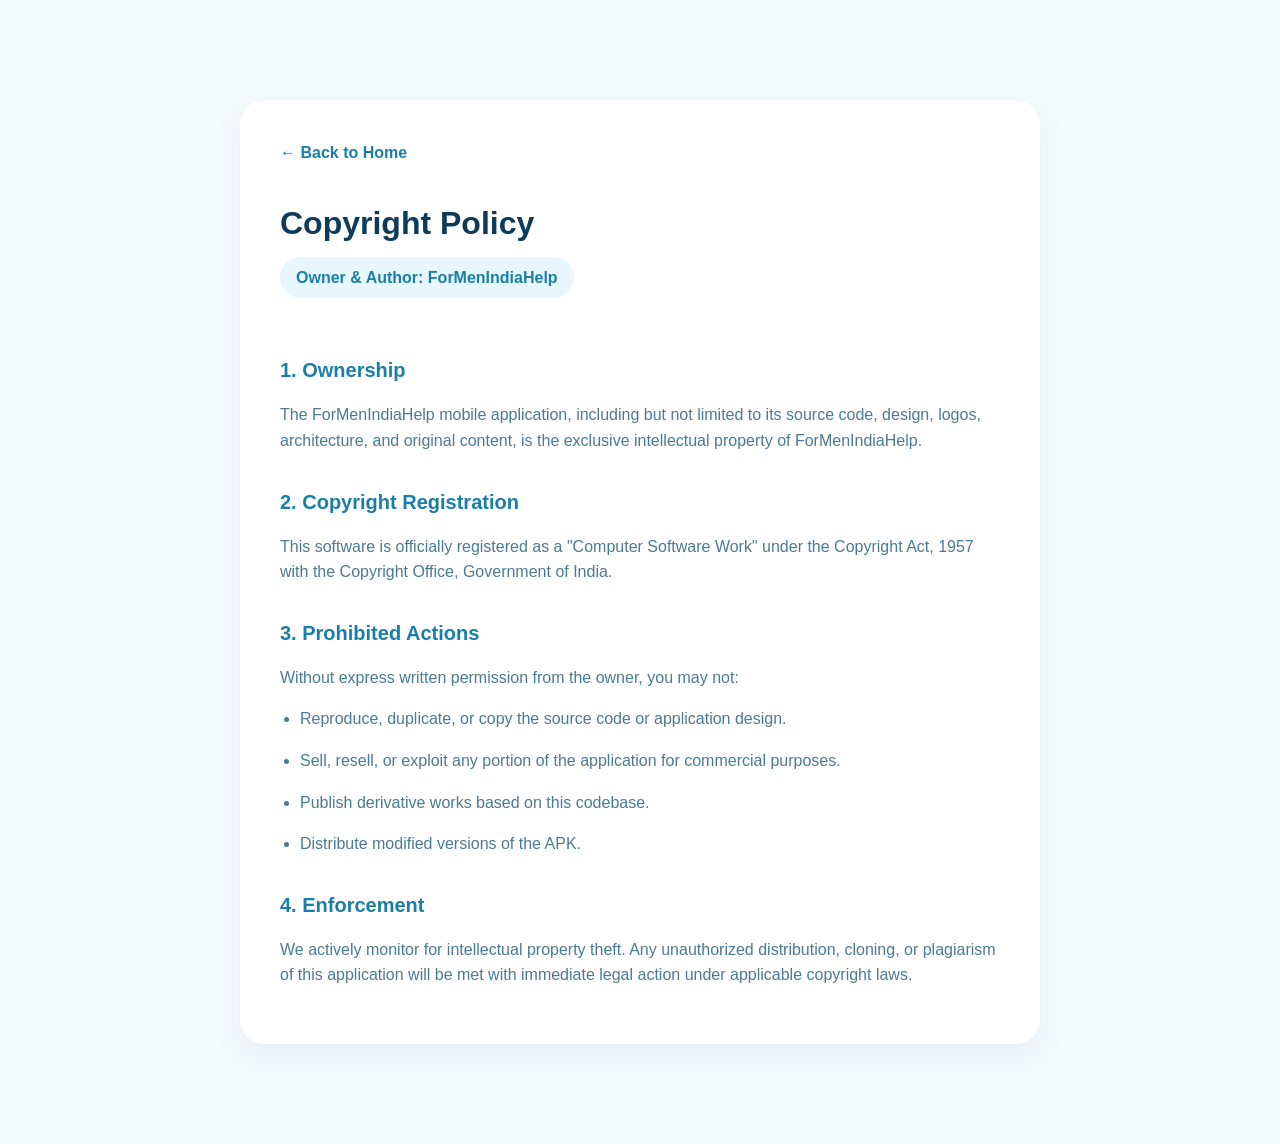
<file: copyright.html>
<!DOCTYPE html>
<html lang="en">
<head>
    <meta charset="UTF-8">
    <meta http-equiv="Content-Security-Policy" content="default-src 'self' https:; script-src 'self' 'unsafe-inline' https://unpkg.com https://fonts.googleapis.com; style-src 'self' 'unsafe-inline' https://fonts.googleapis.com; font-src 'self' https://fonts.gstatic.com https://unpkg.com; img-src 'self' data: https:; object-src 'none'; base-uri 'self'; form-action 'self'; upgrade-insecure-requests;">
    <meta http-equiv="X-Content-Type-Options" content="nosniff">
    <meta http-equiv="X-Frame-Options" content="DENY">
    <meta name="referrer" content="strict-origin-when-cross-origin">
    <meta http-equiv="Permissions-Policy" content="geolocation=(), microphone=(), camera=(), payment=(), usb=()">
    <meta http-equiv="Strict-Transport-Security" content="max-age=31536000; includeSubDomains; preload">
    <meta name="viewport" content="width=device-width, initial-scale=1.0">
    <title>Copyright Policy - ForMenIndiaHelp</title>
    <link href="https://fonts.googleapis.com/css2?family=Inter:wght@400;600;700&display=swap" rel="stylesheet">
    <link rel="stylesheet" href="styles.css">
    <style>
        .legal-content { max-width: 800px; margin: 100px auto; padding: 40px; background: white; border-radius: 24px; box-shadow: 0 12px 32px rgba(13, 59, 92, 0.05); }
        .legal-content h1 { color: var(--navy); margin-bottom: 8px; }
        .legal-content h2 { color: var(--teal); margin-top: 32px; margin-bottom: 16px; font-size: 20px; }
        .legal-content p, .legal-content li { margin-bottom: 16px; color: var(--text-secondary); }
        .legal-content ul { padding-left: 20px; margin-bottom: 24px; }
        .back-link { display: inline-block; margin-bottom: 32px; color: var(--teal); text-decoration: none; font-weight: 600; }
        .back-link:hover { text-decoration: underline; }
        .owner-badge { background: #e8f6fd; color: var(--teal); padding: 8px 16px; border-radius: 100px; display: inline-block; font-weight: 600; margin-bottom: 24px; }
    </style>
</head>
<body>
    <div class="container">
        <div class="legal-content">
            <a href="index.html" class="back-link">← Back to Home</a>
            <h1>Copyright Policy</h1>
            <div class="owner-badge">Owner & Author: ForMenIndiaHelp</div>

            <h2>1. Ownership</h2>
            <p>The ForMenIndiaHelp mobile application, including but not limited to its source code, design, logos, architecture, and original content, is the exclusive intellectual property of ForMenIndiaHelp.</p>

            <h2>2. Copyright Registration</h2>
            <p>This software is officially registered as a "Computer Software Work" under the Copyright Act, 1957 with the Copyright Office, Government of India.</p>

            <h2>3. Prohibited Actions</h2>
            <p>Without express written permission from the owner, you may not:</p>
            <ul>
                <li>Reproduce, duplicate, or copy the source code or application design.</li>
                <li>Sell, resell, or exploit any portion of the application for commercial purposes.</li>
                <li>Publish derivative works based on this codebase.</li>
                <li>Distribute modified versions of the APK.</li>
            </ul>

            <h2>4. Enforcement</h2>
            <p>We actively monitor for intellectual property theft. Any unauthorized distribution, cloning, or plagiarism of this application will be met with immediate legal action under applicable copyright laws.</p>
        </div>
    </div>
</body>
</html>
</file>
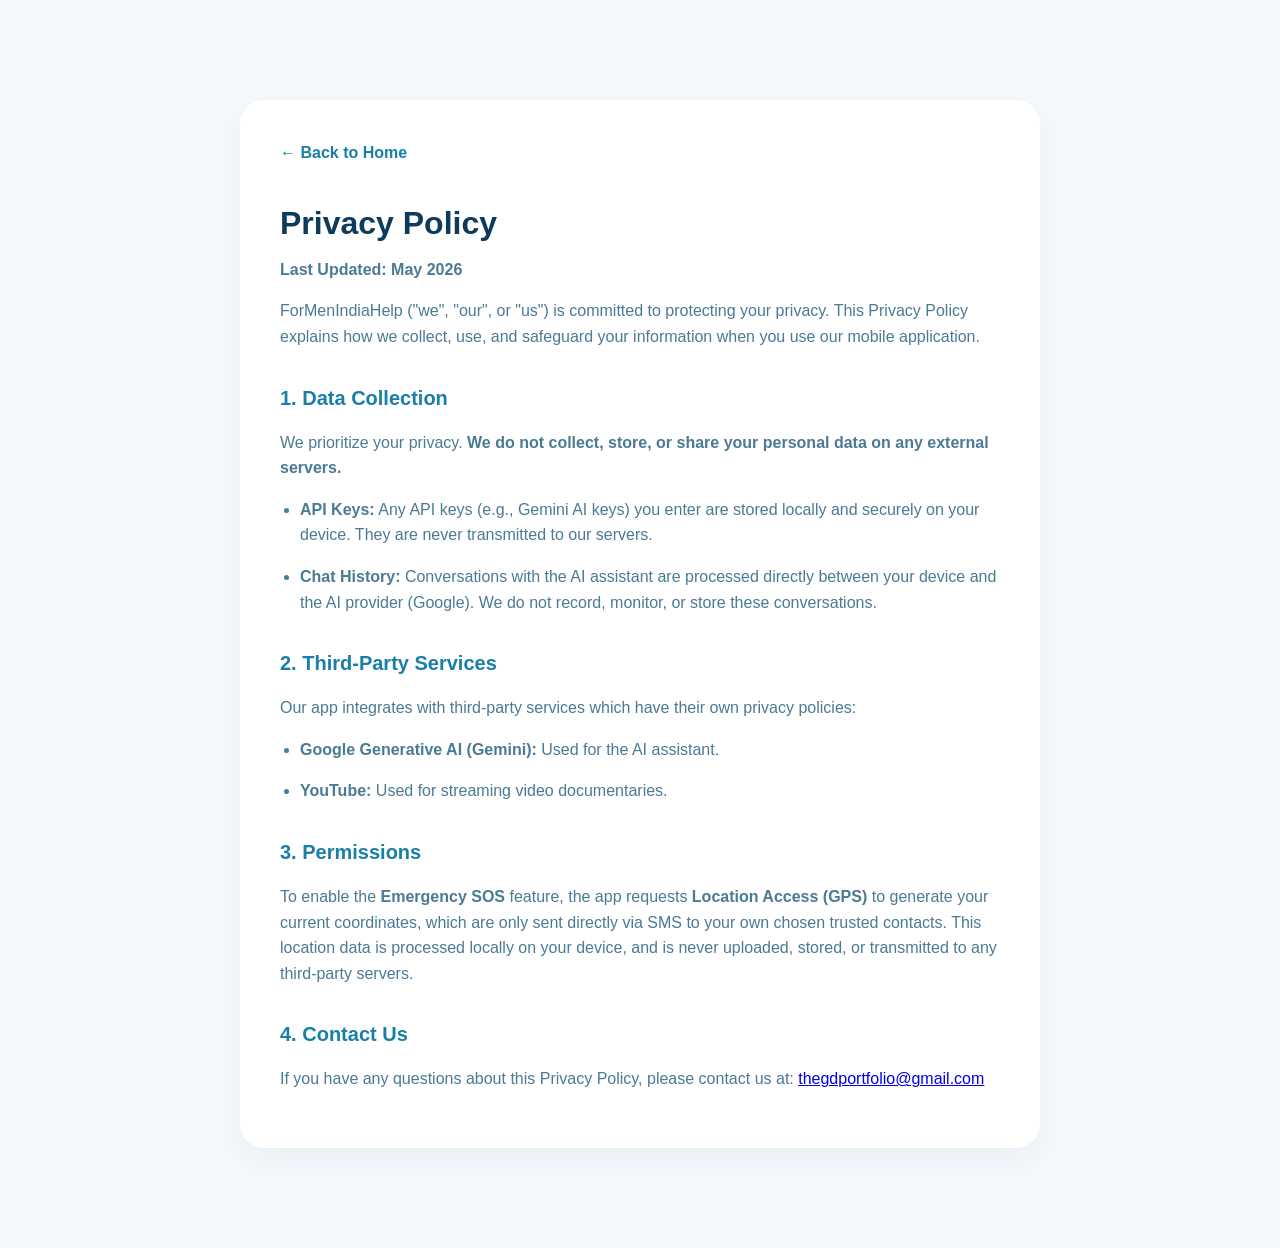
<file: privacy.html>
<!DOCTYPE html>
<html lang="en">
<head>
    <meta charset="UTF-8">
    <meta http-equiv="Content-Security-Policy" content="default-src 'self' https:; script-src 'self' 'unsafe-inline' https://unpkg.com https://fonts.googleapis.com; style-src 'self' 'unsafe-inline' https://fonts.googleapis.com; font-src 'self' https://fonts.gstatic.com https://unpkg.com; img-src 'self' data: https:; object-src 'none'; base-uri 'self'; form-action 'self'; upgrade-insecure-requests;">
    <meta http-equiv="X-Content-Type-Options" content="nosniff">
    <meta http-equiv="X-Frame-Options" content="DENY">
    <meta name="referrer" content="strict-origin-when-cross-origin">
    <meta http-equiv="Permissions-Policy" content="geolocation=(), microphone=(), camera=(), payment=(), usb=()">
    <meta http-equiv="Strict-Transport-Security" content="max-age=31536000; includeSubDomains; preload">
    <meta name="viewport" content="width=device-width, initial-scale=1.0">
    <title>Privacy Policy - ForMenIndiaHelp</title>
    <link href="https://fonts.googleapis.com/css2?family=Inter:wght@400;600;700&display=swap" rel="stylesheet">
    <link rel="stylesheet" href="styles.css">
    <style>
        .legal-content { max-width: 800px; margin: 100px auto; padding: 40px; background: white; border-radius: 24px; box-shadow: 0 12px 32px rgba(13, 59, 92, 0.05); }
        .legal-content h1 { color: var(--navy); margin-bottom: 8px; }
        .legal-content h2 { color: var(--teal); margin-top: 32px; margin-bottom: 16px; font-size: 20px; }
        .legal-content p, .legal-content li { margin-bottom: 16px; color: var(--text-secondary); }
        .legal-content ul { padding-left: 20px; margin-bottom: 24px; }
        .back-link { display: inline-block; margin-bottom: 32px; color: var(--teal); text-decoration: none; font-weight: 600; }
        .back-link:hover { text-decoration: underline; }
    </style>
</head>
<body>
    <div class="container">
        <div class="legal-content">
            <a href="index.html" class="back-link">← Back to Home</a>
            <h1>Privacy Policy</h1>
            <p><strong>Last Updated: May 2026</strong></p>

            <p>ForMenIndiaHelp ("we", "our", or "us") is committed to protecting your privacy. This Privacy Policy explains how we collect, use, and safeguard your information when you use our mobile application.</p>

            <h2>1. Data Collection</h2>
            <p>We prioritize your privacy. <strong>We do not collect, store, or share your personal data on any external servers.</strong></p>
            <ul>
                <li><strong>API Keys:</strong> Any API keys (e.g., Gemini AI keys) you enter are stored locally and securely on your device. They are never transmitted to our servers.</li>
                <li><strong>Chat History:</strong> Conversations with the AI assistant are processed directly between your device and the AI provider (Google). We do not record, monitor, or store these conversations.</li>
            </ul>

            <h2>2. Third-Party Services</h2>
            <p>Our app integrates with third-party services which have their own privacy policies:</p>
            <ul>
                <li><strong>Google Generative AI (Gemini):</strong> Used for the AI assistant.</li>
                <li><strong>YouTube:</strong> Used for streaming video documentaries.</li>
            </ul>

            <h2>3. Permissions</h2>
            <p>To enable the <strong>Emergency SOS</strong> feature, the app requests <strong>Location Access (GPS)</strong> to generate your current coordinates, which are only sent directly via SMS to your own chosen trusted contacts. This location data is processed locally on your device, and is never uploaded, stored, or transmitted to any third-party servers.</p>

            <h2>4. Contact Us</h2>
            <p>If you have any questions about this Privacy Policy, please contact us at: <a href="mailto:thegdportfolio@gmail.com">thegdportfolio@gmail.com</a></p>
        </div>
    </div>
</body>
</html>
</file>
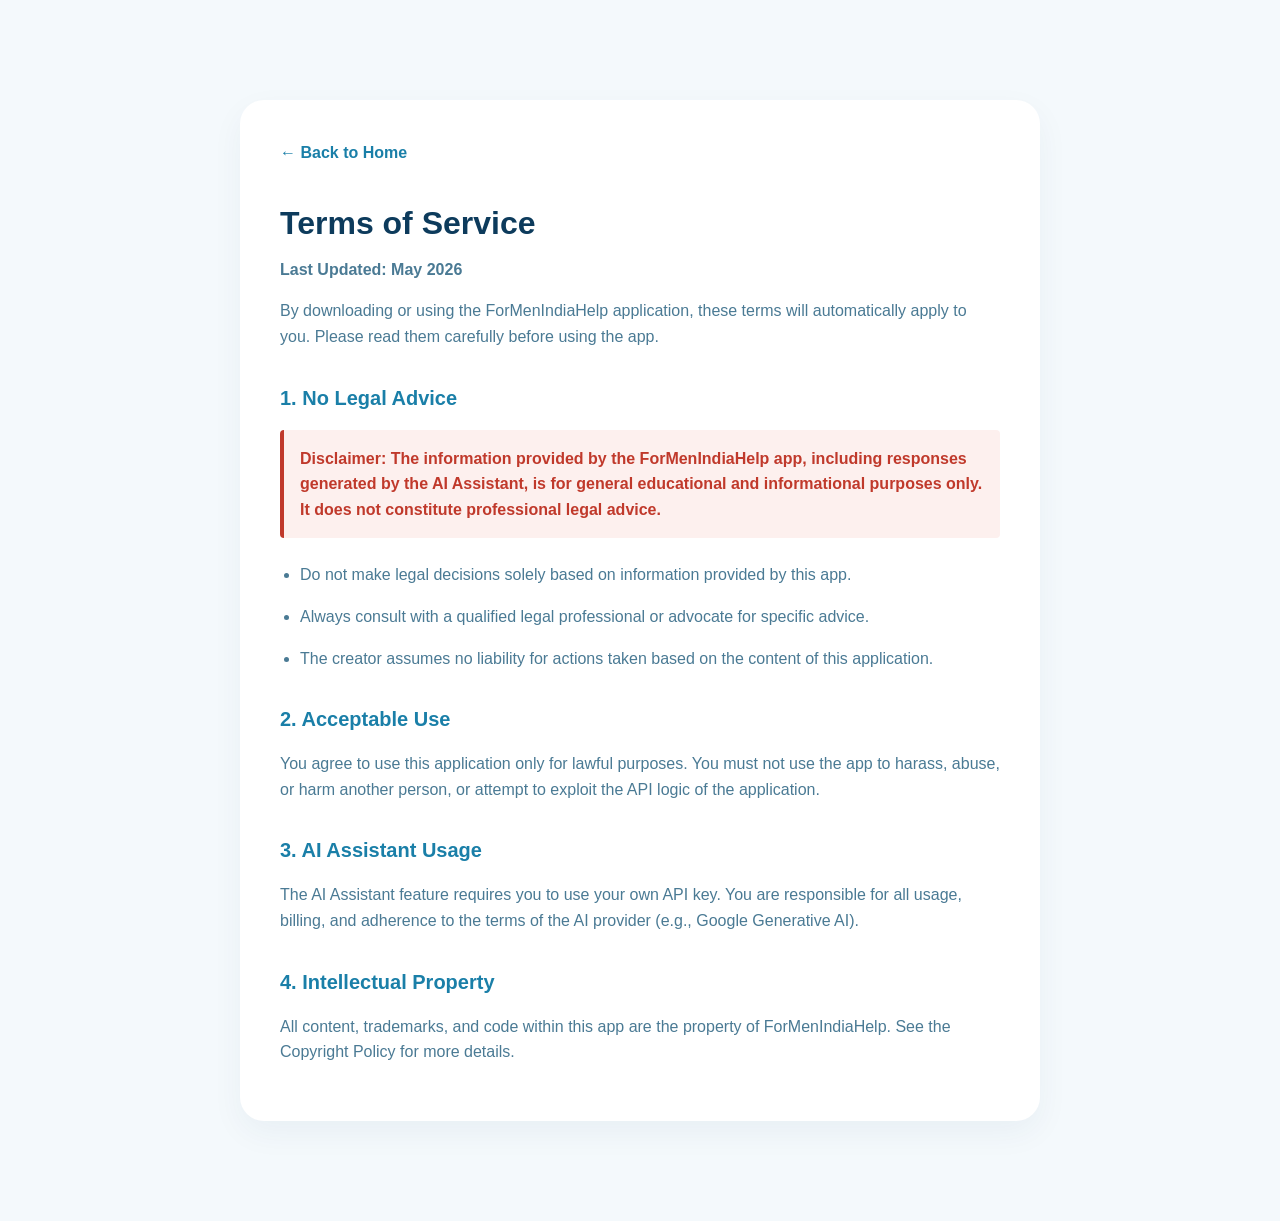
<file: terms.html>
<!DOCTYPE html>
<html lang="en">
<head>
    <meta charset="UTF-8">
    <meta http-equiv="Content-Security-Policy" content="default-src 'self' https:; script-src 'self' 'unsafe-inline' https://unpkg.com https://fonts.googleapis.com; style-src 'self' 'unsafe-inline' https://fonts.googleapis.com; font-src 'self' https://fonts.gstatic.com https://unpkg.com; img-src 'self' data: https:; object-src 'none'; base-uri 'self'; form-action 'self'; upgrade-insecure-requests;">
    <meta http-equiv="X-Content-Type-Options" content="nosniff">
    <meta http-equiv="X-Frame-Options" content="DENY">
    <meta name="referrer" content="strict-origin-when-cross-origin">
    <meta http-equiv="Permissions-Policy" content="geolocation=(), microphone=(), camera=(), payment=(), usb=()">
    <meta http-equiv="Strict-Transport-Security" content="max-age=31536000; includeSubDomains; preload">
    <meta name="viewport" content="width=device-width, initial-scale=1.0">
    <title>Terms of Service - ForMenIndiaHelp</title>
    <link href="https://fonts.googleapis.com/css2?family=Inter:wght@400;600;700&display=swap" rel="stylesheet">
    <link rel="stylesheet" href="styles.css">
    <style>
        .legal-content { max-width: 800px; margin: 100px auto; padding: 40px; background: white; border-radius: 24px; box-shadow: 0 12px 32px rgba(13, 59, 92, 0.05); }
        .legal-content h1 { color: var(--navy); margin-bottom: 8px; }
        .legal-content h2 { color: var(--teal); margin-top: 32px; margin-bottom: 16px; font-size: 20px; }
        .legal-content p, .legal-content li { margin-bottom: 16px; color: var(--text-secondary); }
        .legal-content ul { padding-left: 20px; margin-bottom: 24px; }
        .back-link { display: inline-block; margin-bottom: 32px; color: var(--teal); text-decoration: none; font-weight: 600; }
        .back-link:hover { text-decoration: underline; }
        .alert { background: #fdf0ee; border-left: 4px solid #c0392b; padding: 16px; margin-bottom: 24px; color: #c0392b; font-weight: 600; border-radius: 4px; }
    </style>
</head>
<body>
    <div class="container">
        <div class="legal-content">
            <a href="index.html" class="back-link">← Back to Home</a>
            <h1>Terms of Service</h1>
            <p><strong>Last Updated: May 2026</strong></p>

            <p>By downloading or using the ForMenIndiaHelp application, these terms will automatically apply to you. Please read them carefully before using the app.</p>

            <h2>1. No Legal Advice</h2>
            <div class="alert">
                Disclaimer: The information provided by the ForMenIndiaHelp app, including responses generated by the AI Assistant, is for general educational and informational purposes only. It does not constitute professional legal advice.
            </div>
            <ul>
                <li>Do not make legal decisions solely based on information provided by this app.</li>
                <li>Always consult with a qualified legal professional or advocate for specific advice.</li>
                <li>The creator assumes no liability for actions taken based on the content of this application.</li>
            </ul>

            <h2>2. Acceptable Use</h2>
            <p>You agree to use this application only for lawful purposes. You must not use the app to harass, abuse, or harm another person, or attempt to exploit the API logic of the application.</p>

            <h2>3. AI Assistant Usage</h2>
            <p>The AI Assistant feature requires you to use your own API key. You are responsible for all usage, billing, and adherence to the terms of the AI provider (e.g., Google Generative AI).</p>

            <h2>4. Intellectual Property</h2>
            <p>All content, trademarks, and code within this app are the property of ForMenIndiaHelp. See the Copyright Policy for more details.</p>
        </div>
    </div>
</body>
</html>
</file>
<file: styles.css>
:root {
    /* Brand Colors */
    --navy: #0d3b5c;
    --deep-teal: #0d4f6e;
    --teal: #1a7fa8;
    --cyan: #4fc3e8;
    --light-cyan: #b3e5fc;
    --bg-color: #f4f9fc;
    --text-primary: #0d3b5c;
    --text-secondary: #4a7a94;
    --card-bg: rgba(255, 255, 255, 0.85);
    
    /* Gradients */
    --hero-gradient: linear-gradient(135deg, var(--navy) 0%, var(--teal) 100%);
    --card-gradient: linear-gradient(180deg, #ffffff 0%, #f4f9fc 100%);
}

* {
    margin: 0;
    padding: 0;
    box-sizing: border-box;
}

html, body {
    max-width: 100%;
    overflow-x: hidden;
}

body {
    font-family: 'Inter', sans-serif;
    background-color: var(--bg-color);
    color: var(--text-primary);
    line-height: 1.6;
    overflow-x: hidden;
    position: relative;
}

/* Dynamic Background Shapes */
.bg-shape {
    position: absolute;
    border-radius: 50%;
    filter: blur(80px);
    z-index: -1;
    opacity: 0.5;
}

.shape-1 {
    width: 400px;
    height: 400px;
    background: var(--cyan);
    top: -100px;
    right: -100px;
}

.shape-2 {
    width: 500px;
    height: 500px;
    background: var(--teal);
    top: 40%;
    left: -200px;
}

.shape-3 {
    width: 300px;
    height: 300px;
    background: var(--light-cyan);
    bottom: 10%;
    right: 10%;
}

.container {
    max-width: 1200px;
    margin: 0 auto;
    padding: 0 24px;
}

/* Navbar */
.navbar {
    padding: 24px 0;
    position: relative;
    z-index: 100;
}

.nav-content {
    display: flex;
    justify-content: space-between;
    align-items: center;
}

.logo {
    display: flex;
    align-items: center;
    gap: 10px;
    font-size: 20px;
    font-weight: 700;
    color: var(--navy);
}

.logo ion-icon {
    color: var(--teal);
    font-size: 28px;
}

.desktop-nav {
    display: flex;
    gap: 32px;
    align-items: center;
}

.desktop-nav a {
    text-decoration: none;
    color: var(--text-primary);
    font-weight: 500;
    transition: color 0.2s;
}

.desktop-nav a:hover {
    color: var(--teal);
}

.nav-btn {
    background: var(--teal);
    color: white !important;
    padding: 10px 20px;
    border-radius: 100px;
    font-weight: 600 !important;
    box-shadow: 0 4px 14px rgba(26, 127, 168, 0.3);
    font-size: 14px;
    white-space: nowrap;
}

.nav-btn:hover {
    transform: translateY(-2px);
    box-shadow: 0 6px 20px rgba(26, 127, 168, 0.4);
}

.lang-btn {
    background: rgba(79, 195, 232, 0.12);
    color: var(--teal);
    border: 1.5px solid rgba(26, 127, 168, 0.25);
    padding: 8px 16px;
    border-radius: 100px;
    font-weight: 600;
    font-size: 14px;
    cursor: pointer;
    font-family: 'Inter', sans-serif;
    transition: all 0.2s ease;
    white-space: nowrap;
}

.lang-btn:hover {
    background: var(--teal);
    color: white;
    border-color: var(--teal);
    transform: translateY(-2px);
    box-shadow: 0 4px 12px rgba(26, 127, 168, 0.3);
}

/* Hero Section */
.hero {
    display: flex;
    align-items: center;
    min-height: calc(100vh - 100px);
    padding: 60px 24px;
    gap: 60px;
}

.hero-content {
    flex: 1;
}

.badge {
    display: inline-block;
    padding: 6px 16px;
    background: rgba(79, 195, 232, 0.15);
    color: var(--teal);
    border-radius: 100px;
    font-weight: 600;
    font-size: 14px;
    margin-bottom: 24px;
}

.badge-live {
    background: rgba(13, 150, 104, 0.15);
    color: #0d9668;
    border: 1.5px solid rgba(13, 150, 104, 0.3);
    animation: pulse-live 2s ease-in-out infinite;
}

@keyframes pulse-live {
    0%, 100% { box-shadow: 0 0 0 0 rgba(13, 150, 104, 0.3); }
    50% { box-shadow: 0 0 0 8px rgba(13, 150, 104, 0); }
}

.hero h1 {
    font-size: 56px;
    font-weight: 800;
    line-height: 1.1;
    margin-bottom: 24px;
    letter-spacing: -1.5px;
}

.highlight {
    background: var(--hero-gradient);
    -webkit-background-clip: text;
    -webkit-text-fill-color: transparent;
}

.hero p {
    font-size: 18px;
    color: var(--text-secondary);
    margin-bottom: 40px;
    max-width: 500px;
}

.hero-actions {
    display: flex;
    gap: 16px;
    flex-wrap: wrap;
}

.btn {
    padding: 16px 32px;
    border-radius: 100px;
    font-weight: 600;
    text-decoration: none;
    display: inline-flex;
    align-items: center;
    gap: 8px;
    transition: all 0.3s cubic-bezier(0.4, 0, 0.2, 1);
}

.btn-primary {
    background: var(--hero-gradient);
    color: white;
    box-shadow: 0 8px 24px rgba(26, 127, 168, 0.3);
}

.btn-primary:hover {
    transform: translateY(-4px);
    box-shadow: 0 12px 32px rgba(26, 127, 168, 0.4);
}

.btn-secondary {
    background: white;
    color: var(--navy);
    box-shadow: 0 4px 12px rgba(0, 0, 0, 0.05);
}

.btn-secondary:hover {
    transform: translateY(-4px);
    box-shadow: 0 8px 24px rgba(0, 0, 0, 0.1);
}

.playstore-badge {
    display: inline-flex;
    align-items: center;
    gap: 10px;
    margin-top: 20px;
    padding: 10px 16px;
    background: rgba(13, 59, 92, 0.06);
    border: 1px solid rgba(13, 59, 92, 0.1);
    border-radius: 12px;
    font-size: 13px;
    color: var(--text-secondary);
    font-weight: 500;
}

.playstore-badge ion-icon {
    color: #01875f;
    font-size: 20px;
}

.trust-strip {
    display: flex;
    align-items: center;
    gap: 8px;
    margin-top: 24px;
    font-size: 13px;
    color: var(--text-secondary);
    flex-wrap: wrap;
}

.trust-dot {
    width: 6px;
    height: 6px;
    border-radius: 50%;
    background: #01875f;
    display: inline-block;
    animation: pulse-dot 2s ease-in-out infinite;
}

@keyframes pulse-dot {
    0%, 100% { opacity: 1; transform: scale(1); }
    50% { opacity: 0.5; transform: scale(0.8); }
}

/* Phone Mockup */
.hero-visual {
    flex: 1;
    display: flex;
    justify-content: center;
    perspective: 1000px;
}

.glass-phone {
    width: 320px;
    height: 650px;
    background: rgba(255, 255, 255, 0.6);
    backdrop-filter: blur(20px);
    border: 1px solid rgba(255, 255, 255, 0.8);
    border-radius: 40px;
    padding: 20px;
    box-shadow: 0 24px 64px rgba(13, 59, 92, 0.15), inset 0 0 0 8px #ffffff;
    transform: rotateY(-15deg) rotateX(5deg);
    animation: float 6s ease-in-out infinite;
}

@keyframes float {
    0%, 100% { transform: translateY(0) rotateY(-15deg) rotateX(5deg); }
    50% { transform: translateY(-20px) rotateY(-15deg) rotateX(5deg); }
}

.phone-header {
    display: flex;
    align-items: center;
    gap: 8px;
    font-weight: 700;
    color: var(--navy);
    margin-bottom: 30px;
    margin-top: 20px;
}

.phone-header ion-icon {
    color: var(--teal);
}

.skeleton-line {
    height: 60px;
    background: var(--hero-gradient);
    border-radius: 16px;
    margin-bottom: 24px;
}

.skeleton-card {
    background: white;
    padding: 16px;
    border-radius: 16px;
    margin-bottom: 16px;
    display: flex;
    align-items: center;
    gap: 12px;
    font-weight: 600;
    box-shadow: 0 4px 12px rgba(0, 0, 0, 0.03);
}

/* Features */
.features {
    padding: 100px 24px;
}

.section-header {
    text-align: center;
    margin-bottom: 60px;
}

.section-header h2 {
    font-size: 36px;
    color: var(--navy);
    margin-bottom: 16px;
}

.section-header p {
    font-size: 18px;
    color: var(--text-secondary);
}

.feature-grid {
    display: grid;
    grid-template-columns: repeat(auto-fit, minmax(250px, 1fr));
    gap: 30px;
}

.feature-card {
    background: var(--card-bg);
    backdrop-filter: blur(10px);
    border: 1px solid rgba(255, 255, 255, 0.5);
    padding: 32px;
    border-radius: 24px;
    box-shadow: 0 12px 32px rgba(13, 59, 92, 0.05);
    transition: transform 0.3s;
}

.feature-card:hover {
    transform: translateY(-10px);
}

.icon-wrapper {
    width: 60px;
    height: 60px;
    border-radius: 16px;
    display: flex;
    align-items: center;
    justify-content: center;
    font-size: 28px;
    margin-bottom: 24px;
}

.bg-blue { background: #e8f6fd; color: var(--teal); }
.bg-green { background: #e6f7f0; color: #0d9668; }
.bg-red { background: #fdf0ee; color: #c0392b; }
.bg-cyan { background: #e0f7fa; color: #00bcd4; }

.feature-card h3 {
    margin-bottom: 12px;
    color: var(--navy);
}

.feature-card p {
    color: var(--text-secondary);
    font-size: 15px;
}

/* About */
.about {
    padding: 60px 24px 120px;
}

.glass-panel {
    background: linear-gradient(135deg, rgba(255,255,255,0.9), rgba(255,255,255,0.5));
    backdrop-filter: blur(20px);
    border: 1px solid white;
    padding: 60px;
    border-radius: 32px;
    text-align: center;
    box-shadow: 0 24px 64px rgba(13, 59, 92, 0.08);
}

.glass-panel h2 {
    font-size: 32px;
    color: var(--navy);
    margin-bottom: 20px;
}

.glass-panel p {
    font-size: 18px;
    color: var(--text-secondary);
    max-width: 700px;
    margin: 0 auto 30px;
}

.owner-tag {
    display: inline-block;
    padding: 8px 24px;
    background: rgba(26, 127, 168, 0.1);
    color: var(--navy);
    border-radius: 100px;
    font-weight: 600;
}

.owner-tag p {
    margin: 0;
    font-size: 14px;
}

/* Footer */
footer {
    background: var(--navy);
    color: white;
    padding: 80px 24px 40px;
}

.footer-content {
    display: flex;
    justify-content: space-between;
    flex-wrap: wrap;
    gap: 40px;
    margin-bottom: 60px;
}

.footer-brand .logo {
    color: white;
    margin-bottom: 16px;
}

.footer-brand p {
    color: var(--text-on-dark-muted);
    opacity: 0.8;
}

.footer-links {
    display: flex;
    gap: 60px;
    flex-wrap: wrap;
}

.link-group h4 {
    margin-bottom: 20px;
    color: var(--cyan);
}

.link-group a {
    display: block;
    color: white;
    text-decoration: none;
    opacity: 0.8;
    margin-bottom: 12px;
    transition: opacity 0.2s;
}

.link-group a:hover {
    opacity: 1;
}

.footer-bottom {
    text-align: center;
    padding-top: 40px;
    border-top: 1px solid rgba(255,255,255,0.1);
    opacity: 0.6;
    font-size: 14px;
}

/* ============================================
   RESPONSIVE — Tablet (≤ 900px)
   ============================================ */
@media (max-width: 900px) {
    .hero {
        flex-direction: column;
        text-align: center;
        padding: 40px 20px 60px;
        gap: 40px;
        min-height: auto;
    }

    .hero h1 {
        font-size: 40px;
        letter-spacing: -1px;
    }

    .hero p {
        margin: 0 auto 32px;
        font-size: 17px;
    }

    .hero-actions {
        justify-content: center;
    }

    .hero-visual {
        display: none;
    }
}

/* ============================================
   RESPONSIVE — Mobile (≤ 600px)
   ============================================ */
@media (max-width: 600px) {
    .navbar {
        padding: 16px 0;
    }

    .logo {
        font-size: 16px;
        gap: 7px;
    }

    .logo ion-icon {
        font-size: 22px;
    }

    /* Make nav-btn smaller so it fits beside the logo */
    .nav-btn {
        padding: 8px 14px;
        font-size: 12px;
        letter-spacing: -0.2px;
    }

    .hero {
        padding: 28px 16px 50px;
        gap: 28px;
    }

    .badge {
        font-size: 12px;
        padding: 5px 12px;
    }

    .hero h1 {
        font-size: 30px;
        letter-spacing: -0.5px;
        line-height: 1.15;
    }

    .hero p {
        font-size: 15px;
        margin-bottom: 28px;
    }

    .btn {
        padding: 14px 24px;
        font-size: 14px;
        width: 100%;
        justify-content: center;
    }

    .hero-actions {
        flex-direction: column;
        align-items: stretch;
        gap: 12px;
    }

    .trust-strip {
        font-size: 11px;
        justify-content: center;
        gap: 6px;
        line-height: 1.7;
    }

    .section-header h2 {
        font-size: 26px;
    }

    .section-header p {
        font-size: 15px;
    }

    .features {
        padding: 50px 16px;
    }

    .feature-grid {
        grid-template-columns: 1fr;
        gap: 20px;
    }

    .feature-card {
        padding: 24px 20px;
    }

    .glass-panel {
        padding: 28px 20px;
        border-radius: 20px;
    }

    .glass-panel h2 {
        font-size: 24px;
    }

    .glass-panel p {
        font-size: 15px;
    }

    .about {
        padding: 30px 16px 60px;
    }

    footer {
        padding: 50px 16px 30px;
    }

    .footer-content {
        flex-direction: column;
        gap: 28px;
        margin-bottom: 36px;
    }

    .footer-links {
        gap: 28px;
    }

    .footer-bottom {
        font-size: 12px;
        padding-top: 24px;
    }

    /* Reduce background blur shapes so they don't cause horizontal scroll */
    .shape-1, .shape-2, .shape-3 {
        opacity: 0.25;
    }

    .shape-1 {
        width: 220px;
        height: 220px;
        right: -60px;
        top: -60px;
    }

    .shape-2 {
        width: 260px;
        height: 260px;
        left: -100px;
    }

    .shape-3 {
        width: 160px;
        height: 160px;
    }
}

/* ============================================
   RESPONSIVE — Small phones (≤ 400px)
   ============================================ */
@media (max-width: 400px) {
    .logo span {
        /* Shorten text so it doesn't crowd nav-btn */
        font-size: 14px;
    }

    .nav-btn {
        padding: 7px 11px;
        font-size: 11px;
    }

    .hero h1 {
        font-size: 26px;
    }

    .btn {
        padding: 13px 20px;
        font-size: 13px;
    }

    .section-header h2 {
        font-size: 22px;
    }

    .glass-panel h2 {
        font-size: 20px;
    }

    .owner-tag {
        padding: 8px 14px;
    }

    .owner-tag p {
        font-size: 12px;
    }
}

/* ============================================
   INTERACTIVE SHOWCASE & ROADMAP STYLES
   ============================================ */
.showcase-section {
    padding: 100px 24px;
    background: linear-gradient(180deg, var(--bg-color) 0%, #e8f4f8 100%);
}

.showcase-grid {
    display: flex;
    align-items: center;
    gap: 60px;
    margin-top: 40px;
}

.showcase-tabs {
    flex: 1;
    display: flex;
    flex-direction: column;
    gap: 16px;
}

.showcase-tab {
    background: var(--card-bg);
    border: 1px solid rgba(13, 59, 92, 0.1);
    padding: 24px;
    border-radius: 20px;
    cursor: pointer;
    transition: all 0.3s;
    display: flex;
    align-items: flex-start;
    gap: 16px;
    text-align: left;
}

.showcase-tab:hover {
    transform: translateX(10px);
    background: white;
    border-color: var(--teal);
}

.showcase-tab.active {
    background: white;
    border-color: var(--teal);
    box-shadow: 0 12px 32px rgba(26, 127, 168, 0.15);
    border-left: 6px solid var(--teal);
}

.showcase-tab-icon {
    font-size: 28px;
    color: var(--teal);
    background: rgba(26, 127, 168, 0.1);
    width: 52px;
    height: 52px;
    border-radius: 16px;
    display: flex;
    align-items: center;
    justify-content: center;
    flex-shrink: 0;
}

.showcase-tab-content h3 {
    font-size: 18px;
    color: var(--navy);
    margin-bottom: 6px;
}

.showcase-tab-content p {
    font-size: 14px;
    color: var(--text-secondary);
}

.showcase-display {
    flex: 1;
    display: flex;
    justify-content: center;
}

.phone-frame {
    width: 100%;
    max-width: 280px;
    aspect-ratio: 9 / 19.5;
    background: #0d3b5c;
    border-radius: 36px;
    padding: 12px;
    box-shadow: 0 24px 64px rgba(13, 59, 92, 0.25), inset 0 0 0 4px #2a5a7b;
    position: relative;
    overflow: hidden;
    margin: 0 auto;
}

.phone-screen {
    width: 100%;
    height: 100%;
    border-radius: 26px;
    overflow: hidden;
    background: #f4f9fc;
    position: relative;
}

.phone-screen img {
    width: 100%;
    height: 100%;
    object-fit: cover;
    object-position: top;
    display: block;
    transition: opacity 0.4s ease-in-out;
}

/* Roadmap / Upcoming Features */
.roadmap-section {
    padding: 100px 24px;
    background: var(--bg-color);
}

.roadmap-grid {
    display: grid;
    grid-template-columns: repeat(auto-fit, minmax(280px, 1fr));
    gap: 30px;
    margin-top: 40px;
}

.roadmap-card {
    background: white;
    border: 1px dashed var(--teal);
    padding: 32px;
    border-radius: 24px;
    position: relative;
    transition: all 0.3s;
}

.roadmap-card:hover {
    transform: translateY(-8px);
    box-shadow: 0 16px 40px rgba(26, 127, 168, 0.12);
    border-style: solid;
}

.roadmap-badge {
    position: absolute;
    top: 24px;
    right: 24px;
    background: rgba(26, 127, 168, 0.1);
    color: var(--teal);
    padding: 4px 12px;
    border-radius: 100px;
    font-size: 12px;
    font-weight: 700;
}

/* Tester Section */
.tester-section {
    margin: 40px auto 60px;
}

.tester-card {
    background: linear-gradient(135deg, #ecfdf5 0%, #d1fae5 100%);
    border: 1px solid #10b981;
    padding: 48px;
    border-radius: 32px;
    text-align: left;
    box-shadow: 0 20px 48px rgba(16, 185, 129, 0.15);
}

.tester-header {
    display: flex;
    align-items: center;
    gap: 16px;
    margin-bottom: 20px;
}

.tester-header .play-icon {
    font-size: 36px;
    color: #059669;
}

.tester-header h2 {
    font-size: 28px;
    color: #065f46;
    margin: 0;
}

.tester-card p {
    font-size: 16px;
    color: #047857;
    margin-bottom: 32px;
    max-width: 800px;
}

/* Tester Steps Layout */
.tester-steps {
    display: grid;
    grid-template-columns: repeat(auto-fit, minmax(280px, 1fr));
    gap: 24px;
    margin-top: 32px;
    margin-bottom: 32px;
}

.tester-step-item {
    background: rgba(255, 255, 255, 0.75);
    border: 1px solid rgba(16, 185, 129, 0.2);
    border-radius: 24px;
    padding: 28px;
    position: relative;
    display: flex;
    flex-direction: column;
    justify-content: space-between;
    transition: transform 0.25s ease, box-shadow 0.25s ease, background-color 0.25s ease;
}

.tester-step-item:hover {
    transform: translateY(-6px);
    box-shadow: 0 16px 36px rgba(16, 185, 129, 0.12);
    background: rgba(255, 255, 255, 0.95);
}

.step-number {
    position: absolute;
    top: -16px;
    left: 24px;
    width: 36px;
    height: 36px;
    background: #10b981;
    color: white;
    font-weight: 700;
    border-radius: 50%;
    display: flex;
    align-items: center;
    justify-content: center;
    font-size: 16px;
    box-shadow: 0 4px 12px rgba(16, 185, 129, 0.3);
}

.step-content {
    display: flex;
    flex-direction: column;
    height: 100%;
}

.step-content h3 {
    font-size: 18px;
    color: #065f46;
    margin-bottom: 12px;
    margin-top: 4px;
    font-weight: 700;
}

.step-content p {
    font-size: 14px !important;
    color: #047857;
    margin-bottom: 24px !important;
    line-height: 1.6;
    flex-grow: 1;
}

.btn-step {
    padding: 14px 24px;
    border-radius: 100px;
    font-weight: 600;
    font-size: 14px;
    text-decoration: none;
    display: inline-flex;
    align-items: center;
    justify-content: center;
    gap: 8px;
    width: 100%;
    background: white;
    color: #047857;
    border: 1px solid #10b981;
    transition: all 0.2s ease;
    box-sizing: border-box;
}

.btn-step:hover {
    background: #059669;
    color: white;
    border-color: #059669;
    transform: translateY(-2px);
    box-shadow: 0 6px 16px rgba(16, 185, 129, 0.25);
}

.btn-primary-step {
    background: #10b981;
    color: white;
    border-color: #10b981;
}

.btn-primary-step:hover {
    background: #059669;
    color: white;
    border-color: #059669;
}


.tester-footer p {
    font-size: 14px;
    color: #065f46;
    margin: 0;
    background: rgba(255, 255, 255, 0.6);
    padding: 12px 20px;
    border-radius: 12px;
    border-left: 4px solid #059669;
}

.security-notice {
    margin-top: 16px;
    font-size: 12px;
    color: var(--light-cyan);
    opacity: 0.8;
    max-width: 800px;
    margin-left: auto;
    margin-right: auto;
    line-height: 1.6;
    background: rgba(0, 0, 0, 0.2);
    padding: 12px 20px;
    border-radius: 12px;
    border: 1px solid rgba(255, 255, 255, 0.1);
}


/* ── Hamburger Menu ─────────────────────────────────────────── */
.hamburger {
    display: none;
    flex-direction: column;
    gap: 5px;
    background: none;
    border: none;
    cursor: pointer;
    padding: 8px;
    z-index: 200;
}

.hamburger span {
    display: block;
    width: 26px;
    height: 2.5px;
    background: var(--navy);
    border-radius: 4px;
    transition: all 0.3s ease;
}

.hamburger.open span:nth-child(1) { transform: translateY(7.5px) rotate(45deg); }
.hamburger.open span:nth-child(2) { opacity: 0; }
.hamburger.open span:nth-child(3) { transform: translateY(-7.5px) rotate(-45deg); }

/* ── Social Links ────────────────────────────────────────────── */
.social-links {
    display: flex;
    gap: 12px;
    margin-top: 16px;
}

.social-link {
    display: flex;
    align-items: center;
    justify-content: center;
    width: 40px;
    height: 40px;
    border-radius: 50%;
    background: rgba(255,255,255,0.12);
    color: rgba(255,255,255,0.8);
    font-size: 20px;
    text-decoration: none;
    transition: all 0.2s ease;
    border: 1px solid rgba(255,255,255,0.2);
}

.social-link:hover {
    background: rgba(255,255,255,0.25);
    color: white;
    transform: translateY(-3px);
}

.footer-play-btn {
    display: inline-flex;
    align-items: center;
    gap: 8px;
    background: rgba(255,255,255,0.15);
    color: rgba(255,255,255,0.9) !important;
    padding: 10px 16px;
    border-radius: 12px;
    text-decoration: none;
    font-size: 14px;
    font-weight: 600;
    border: 1px solid rgba(255,255,255,0.25);
    transition: all 0.2s ease;
    margin-top: 8px;
    white-space: nowrap;
}

.footer-play-btn:hover {
    background: rgba(255,255,255,0.25);
    transform: translateY(-2px);
}

/* ── Logo as link ────────────────────────────────────────────── */
a.logo { text-decoration: none; }

/* ── Carousel ────────────────────────────────────────────────── */
.carousel-wrapper {
    position: relative;
    max-width: 860px;
    margin: 0 auto;
    overflow: hidden;
    border-radius: 24px;
}

.carousel-track {
    display: flex;
    width: 100%;
    transition: transform 0.45s cubic-bezier(0.4, 0, 0.2, 1);
    will-change: transform;
}

.carousel-slide {
    width: 100%;
    min-width: 100%;
    flex-shrink: 0;
    display: flex;
    flex-direction: column;
    align-items: center;
    gap: 32px;
    padding: 40px 24px 60px;
}

.carousel-slide .phone-frame {
    /* Inherits responsive sizing from .phone-frame — no override needed */
    max-width: 220px;
}

.slide-caption {
    text-align: center;
    max-width: 480px;
}

.slide-caption h3 {
    font-size: 22px;
    font-weight: 700;
    color: var(--navy);
    margin-bottom: 10px;
}

.slide-caption p {
    font-size: 16px;
    color: var(--text-secondary);
    line-height: 1.6;
}

.carousel-btn {
    position: absolute;
    top: 42%;
    transform: translateY(-50%);
    background: rgba(255,255,255,0.9);
    border: 1px solid rgba(26,127,168,0.2);
    color: var(--teal);
    border-radius: 50%;
    width: 48px;
    height: 48px;
    display: flex;
    align-items: center;
    justify-content: center;
    font-size: 22px;
    cursor: pointer;
    transition: all 0.2s ease;
    box-shadow: 0 4px 16px rgba(0,0,0,0.08);
    z-index: 10;
}

.carousel-btn:hover {
    background: var(--teal);
    color: white;
    transform: translateY(-50%) scale(1.1);
}

.carousel-prev { left: 12px; }
.carousel-next { right: 12px; }

.carousel-dots {
    position: absolute;
    bottom: 20px;
    left: 50%;
    transform: translateX(-50%);
    display: flex;
    gap: 8px;
}

.carousel-dot {
    width: 10px;
    height: 10px;
    border-radius: 50%;
    background: rgba(26,127,168,0.25);
    border: none;
    cursor: pointer;
    transition: all 0.2s ease;
    padding: 0;
}

.carousel-dot.active {
    background: var(--teal);
    width: 28px;
    border-radius: 8px;
}

/* ── Existing showcase compatibility ─────────────────────────── */
@media (max-width: 900px) {
    .showcase-grid {
        flex-direction: column;
        gap: 40px;
    }
}

/* ════════════════════════════════════════════════════════════
   MOBILE RESPONSIVE — Full Breakpoints
   ════════════════════════════════════════════════════════════ */

@media (max-width: 992px) {

    /* Navbar */
    .hamburger { display: flex; }

    .desktop-nav {
        display: none;
        position: fixed;
        top: 0; left: 0; right: 0; bottom: 0;
        background: rgba(244, 249, 252, 0.98);
        backdrop-filter: blur(20px);
        flex-direction: column;
        align-items: center;
        justify-content: center;
        gap: 28px;
        z-index: 150;
        padding: 24px;
    }

    .desktop-nav.open {
        display: flex;
    }

    .desktop-nav a:not(.nav-btn) {
        font-size: 22px;
        font-weight: 600;
        color: var(--navy);
        text-align: center;
        padding: 8px 0;
    }

    /* Nav button overrides inside open overlay */
    .desktop-nav .lang-btn,
    .desktop-nav .nav-btn {
        font-size: 16px;
        padding: 16px 24px;
        width: 100%;
        max-width: 260px;
        text-align: center;
        display: flex;
        justify-content: center;
        align-items: center;
        box-sizing: border-box;
    }

    /* Hero */
    .hero {
        flex-direction: column;
        min-height: auto;
        padding: 40px 20px 48px;
        gap: 40px;
        text-align: center;
    }

    .hero h1 {
        font-size: 34px;
        letter-spacing: -0.5px;
        margin-bottom: 16px;
    }

    .hero p {
        font-size: 16px;
        max-width: 100%;
        margin-bottom: 28px;
    }

    .hero-actions {
        justify-content: center;
    }

    .btn {
        padding: 14px 24px;
        font-size: 15px;
    }

    .trust-strip {
        justify-content: center;
        font-size: 12px;
    }

    .hero-visual {
        width: 100%;
    }

    .glass-phone {
        width: 240px;
        height: 480px;
        transform: rotateY(-8deg) rotateX(3deg);
        margin: 0 auto;
    }

    /* Sections */
    .features { padding: 60px 20px; }
    .section-header { margin-bottom: 36px; }
    .section-header h2 { font-size: 26px; }
    .section-header p { font-size: 15px; }

    .feature-grid {
        grid-template-columns: 1fr;
        gap: 20px;
    }

    /* Tester section */
    .tester-card { padding: 28px 18px; }
    .tester-header h2 { font-size: 20px; }

    .tester-steps {
        flex-direction: column;
        gap: 20px;
    }

    .tester-step-item {
        flex-direction: row;
        align-items: flex-start;
        gap: 16px;
    }

    /* Carousel — phone-frame fills slide width responsively */
    .carousel-slide {
        padding: 20px 16px 60px;
        gap: 16px;
    }

    .carousel-slide .phone-frame {
        max-width: 180px;
    }

    .carousel-btn {
        width: 38px;
        height: 38px;
        font-size: 18px;
    }

    .carousel-prev { left: 6px; }
    .carousel-next { right: 6px; }

    .slide-caption h3 { font-size: 18px; }
    .slide-caption p { font-size: 14px; }

    /* Roadmap */
    .roadmap-section { padding: 60px 20px; }
    .roadmap-grid {
        grid-template-columns: 1fr;
        gap: 20px;
    }

    /* About */
    .about { padding: 40px 20px; }
    .glass-panel { padding: 32px 20px; }
    .glass-panel h2 { font-size: 24px; }

    /* Footer */
    .footer-content {
        flex-direction: column;
        gap: 36px;
    }

    .footer-links {
        flex-direction: column;
        gap: 24px;
        width: 100%;
    }

    .footer-brand {
        text-align: center;
        align-items: center;
    }

    .social-links { justify-content: center; }

    .footer-bottom { padding: 20px; text-align: center; }
}

@media (max-width: 480px) {
    .hero h1 { font-size: 28px; }
    .badge { font-size: 12px; padding: 5px 12px; }
    .container { padding: 0 16px; }
    .navbar { padding: 12px 0; }
    .nav-content { padding: 0 16px; }

    .phone-frame { width: 200px; }
    .phone-screen img { width: 100%; }

    .tester-header h2 { font-size: 18px; }
    .step-content h3 { font-size: 16px; }
    .btn-step { padding: 12px 18px; font-size: 13px; }

    .section-header h2 { font-size: 22px; }
    .roadmap-card { padding: 24px 18px; }
    .roadmap-card h3 { font-size: 17px; }

    .social-link { width: 36px; height: 36px; font-size: 18px; }
}

/* ── FAQ Accordion ───────────────────────────────────────────── */
.faq-section {
    padding: 80px 24px;
}

.faq-accordion {
    max-width: 860px;
    margin: 0 auto;
    display: flex;
    flex-direction: column;
    gap: 16px;
}

.faq-item {
    background: var(--card-bg);
    border: 1px solid rgba(13, 59, 92, 0.08);
    border-radius: 16px;
    overflow: hidden;
    transition: all 0.3s cubic-bezier(0.4, 0, 0.2, 1);
}

.faq-item:hover {
    transform: translateY(-2px);
    box-shadow: 0 12px 30px rgba(13, 59, 92, 0.04);
    border-color: rgba(26, 127, 168, 0.2);
}

.faq-question {
    width: 100%;
    display: flex;
    justify-content: space-between;
    align-items: center;
    padding: 22px 28px;
    background: none;
    border: none;
    cursor: pointer;
    text-align: left;
    font-size: 18px;
    font-weight: 600;
    color: var(--navy);
    outline: none;
}

.faq-question ion-icon {
    font-size: 20px;
    color: var(--teal);
    transition: transform 0.3s ease;
}

.faq-answer {
    max-height: 0;
    overflow: hidden;
    padding: 0 28px;
    transition: all 0.3s cubic-bezier(0.4, 0, 0.2, 1);
}

.faq-answer p {
    font-size: 15px;
    color: var(--text-secondary);
    line-height: 1.6;
    margin: 0;
}

@media (max-width: 768px) {
    .faq-section { padding: 50px 16px; }
    .faq-question { padding: 18px 20px; font-size: 16px; }
    .faq-answer { padding: 0 20px; }
}


/* ── Interactive Phone Mockup ── */
.phone-screen-container {
    height: calc(100% - 140px);
    background: #fdfdfd;
    border-radius: 20px;
    overflow: hidden;
    position: relative;
    border: 1px solid rgba(0, 0, 0, 0.05);
    box-shadow: inset 0 0 10px rgba(0,0,0,0.02);
}

.mock-screen {
    position: absolute;
    top: 0; left: 0; right: 0; bottom: 0;
    display: flex;
    flex-direction: column;
    opacity: 0;
    visibility: hidden;
    transition: all 0.3s ease-in-out;
    padding: 16px;
    background: #f4f9fc;
}

.mock-screen.active {
    opacity: 1;
    visibility: visible;
}

.mock-title {
    font-size: 14px;
    font-weight: 700;
    color: var(--navy);
    margin-bottom: 12px;
    border-bottom: 1.5px solid rgba(13, 59, 92, 0.08);
    padding-bottom: 6px;
}

.mock-scroll-content {
    flex: 1;
    overflow-y: auto;
    display: flex;
    flex-direction: column;
    gap: 12px;
}

.grounding-card {
    background: white;
    border-left: 4px solid var(--teal);
    padding: 10px;
    border-radius: 8px;
    font-size: 11px;
    line-height: 1.4;
    box-shadow: 0 2px 8px rgba(0,0,0,0.02);
}

.card-tag {
    font-size: 9px;
    font-weight: 700;
    color: var(--teal);
    text-transform: uppercase;
    margin-bottom: 2px;
}

.mock-menu-grid {
    display: grid;
    grid-template-columns: repeat(2, 1fr);
    gap: 8px;
}

.menu-item {
    background: white;
    padding: 10px;
    border-radius: 8px;
    display: flex;
    flex-direction: column;
    align-items: center;
    gap: 6px;
    font-size: 10px;
    font-weight: 600;
    color: var(--navy);
    box-shadow: 0 2px 8px rgba(0,0,0,0.02);
    border: 1px solid rgba(0,0,0,0.02);
    cursor: pointer;
    transition: all 0.2s ease;
}

.menu-item:hover {
    transform: translateY(-1px);
    border-color: var(--teal);
}

.menu-item ion-icon {
    font-size: 18px;
    color: var(--teal);
}

/* AI Chat Screen */
.mock-chat-area {
    flex: 1;
    display: flex;
    flex-direction: column;
    gap: 8px;
    overflow-y: auto;
    font-size: 10px;
}

.msg {
    max-width: 85%;
    padding: 8px 10px;
    border-radius: 12px;
    line-height: 1.3;
}

.msg.bot {
    background: white;
    color: var(--navy);
    align-self: flex-start;
    border-bottom-left-radius: 2px;
    border: 1px solid rgba(13, 59, 92, 0.05);
}

.msg.user {
    background: var(--teal);
    color: white;
    align-self: flex-end;
    border-bottom-right-radius: 2px;
}

/* Guides Screen */
.guide-item {
    background: white;
    padding: 10px;
    border-radius: 8px;
    border-left: 3px solid rgba(13, 59, 92, 0.2);
}

.guide-item.active {
    border-left-color: var(--teal);
}

.guide-item h4 {
    font-size: 11px;
    margin-bottom: 4px;
    color: var(--navy);
}

.guide-item p {
    font-size: 9px;
    color: var(--text-secondary);
    line-height: 1.3;
}

.phone-navbar-mock {
    height: 48px;
    border-top: 1px solid rgba(13, 59, 92, 0.08);
    display: flex;
    justify-content: space-around;
    align-items: center;
    background: white;
    margin-top: 12px;
    border-radius: 10px;
}

.phone-nav-btn {
    background: none;
    border: none;
    cursor: pointer;
    font-size: 20px;
    color: var(--text-secondary);
    transition: all 0.2s;
    padding: 6px;
    display: flex;
}

.phone-nav-btn.active {
    color: var(--teal);
}

/* ── AI Chat Simulator Widget ── */
.ai-simulator-section {
    padding: 80px 24px;
    background: linear-gradient(180deg, var(--bg-color) 0%, rgba(26,127,168,0.03) 100%);
}

.simulator-container {
    max-width: 860px;
    margin: 0 auto;
    background: var(--card-bg);
    border: 1px solid rgba(13, 59, 92, 0.08);
    border-radius: 24px;
    backdrop-filter: blur(20px);
    overflow: hidden;
    box-shadow: 0 20px 48px rgba(13, 59, 92, 0.06);
}

.sim-header {
    background: var(--navy);
    color: white;
    padding: 20px 28px;
    display: flex;
    align-items: center;
    gap: 12px;
}

.sim-header-info h3 {
    font-size: 16px;
    font-weight: 600;
}

.sim-header-info span {
    font-size: 12px;
    opacity: 0.8;
}

.sim-chat-window {
    height: 320px;
    padding: 24px;
    overflow-y: auto;
    display: flex;
    flex-direction: column;
    gap: 16px;
    background: rgba(255,255,255,0.4);
}

.sim-msg {
    max-width: 75%;
    padding: 14px 18px;
    border-radius: 18px;
    font-size: 14px;
    line-height: 1.5;
}

.sim-msg.bot {
    background: white;
    color: var(--navy);
    align-self: flex-start;
    border-bottom-left-radius: 4px;
    box-shadow: 0 4px 12px rgba(13, 59, 92, 0.03);
}

.sim-msg.user {
    background: var(--teal);
    color: white;
    align-self: flex-end;
    border-bottom-right-radius: 4px;
}

.typing-indicator {
    display: flex;
    gap: 4px;
    padding: 10px 14px;
    background: white;
    align-self: flex-start;
    border-radius: 12px;
    border-bottom-left-radius: 2px;
    box-shadow: 0 4px 12px rgba(13,59,92,0.03);
}

.typing-indicator span {
    width: 6px;
    height: 6px;
    background: var(--text-secondary);
    border-radius: 50%;
    animation: typing 1s infinite;
}

.typing-indicator span:nth-child(2) { animation-delay: 0.2s; }
.typing-indicator span:nth-child(3) { animation-delay: 0.4s; }

@keyframes typing {
    0%, 100% { transform: translateY(0); }
    50% { transform: translateY(-4px); }
}

.sim-options-panel {
    padding: 20px 24px;
    background: white;
    border-top: 1px solid rgba(13,59,92,0.06);
}

.sim-options-title {
    font-size: 12px;
    font-weight: 700;
    color: var(--text-secondary);
    text-transform: uppercase;
    margin-bottom: 12px;
}

.sim-options-grid {
    display: flex;
    flex-wrap: wrap;
    gap: 10px;
}

.sim-option-btn {
    background: rgba(26,127,168,0.06);
    color: var(--teal);
    border: 1px solid rgba(26,127,168,0.12);
    padding: 10px 16px;
    border-radius: 100px;
    font-size: 13px;
    font-weight: 500;
    cursor: pointer;
    transition: all 0.2s;
    text-align: left;
}

.sim-option-btn:hover {
    background: var(--teal);
    color: white;
    border-color: var(--teal);
    transform: translateY(-1px);
}

/* ── Legal Self-Assessment Wizard ── */
.wizard-section {
    padding: 80px 24px;
}

.wizard-card {
    max-width: 860px;
    margin: 0 auto;
}

.wizard-steps-container {
    margin-top: 32px;
    display: flex;
    flex-direction: column;
    gap: 24px;
}

.wizard-step {
    display: none;
}

.wizard-step.active {
    display: block;
}

.wizard-options-grid {
    display: grid;
    grid-template-columns: repeat(auto-fit, minmax(200px, 1fr));
    gap: 16px;
    margin-top: 20px;
}

.wizard-btn {
    background: white;
    border: 1px solid rgba(13,59,92,0.1);
    border-radius: 16px;
    padding: 20px;
    cursor: pointer;
    transition: all 0.3s;
    text-align: left;
    display: flex;
    flex-direction: column;
    gap: 8px;
}

.wizard-btn:hover {
    border-color: var(--teal);
    box-shadow: 0 8px 24px rgba(26,127,168,0.06);
    transform: translateY(-2px);
}

.wizard-btn h4 {
    color: var(--navy);
    font-size: 16px;
    font-weight: 600;
}

.wizard-btn p {
    color: var(--text-secondary);
    font-size: 13px;
}

/* Result Timeline styling */
.wizard-timeline {
    position: relative;
    padding-left: 24px;
    border-left: 2px solid rgba(26,127,168,0.15);
    margin-top: 24px;
    display: flex;
    flex-direction: column;
    gap: 24px;
}

.timeline-item {
    position: relative;
}

.timeline-dot {
    position: absolute;
    left: -31px;
    top: 4px;
    width: 12px;
    height: 12px;
    border-radius: 50%;
    background: var(--teal);
    border: 2px solid white;
}

.timeline-item h4 {
    font-size: 15px;
    color: var(--navy);
    margin-bottom: 4px;
}

.timeline-item p {
    font-size: 13px;
    color: var(--text-secondary);
}

/* ── Sticky Conversion Bottom Bar ── */
.sticky-bar {
    position: fixed;
    bottom: -120px;
    left: 24px; right: 24px;
    background: rgba(255,255,255,0.92);
    backdrop-filter: blur(20px);
    border: 1px solid rgba(13,59,92,0.08);
    box-shadow: 0 10px 30px rgba(0,0,0,0.08);
    z-index: 1000;
    transition: all 0.4s cubic-bezier(0.16, 1, 0.3, 1);
    padding: 16px 24px;
    border-radius: 16px;
}

.sticky-bar-content {
    max-width: 1200px;
    margin: 0 auto;
    display: flex;
    align-items: center;
    justify-content: space-between;
    gap: 16px;
}

.sticky-bar-info {
    display: flex;
    align-items: center;
    gap: 12px;
}

.sticky-bar-logo {
    width: 40px;
    height: 40px;
    border-radius: 10px;
    background: var(--hero-gradient);
    display: flex;
    align-items: center;
    justify-content: center;
    color: white;
    font-size: 20px;
}

.sticky-bar-text h4 {
    font-size: 14px;
    color: var(--navy);
    font-weight: 700;
}

.sticky-bar-text p {
    font-size: 12px;
    color: var(--text-secondary);
}

.sticky-bar-actions {
    display: flex;
    align-items: center;
    gap: 12px;
}

.sticky-bar-close {
    background: none;
    border: none;
    cursor: pointer;
    font-size: 20px;
    color: var(--text-secondary);
    padding: 4px;
    display: flex;
}
</file>
